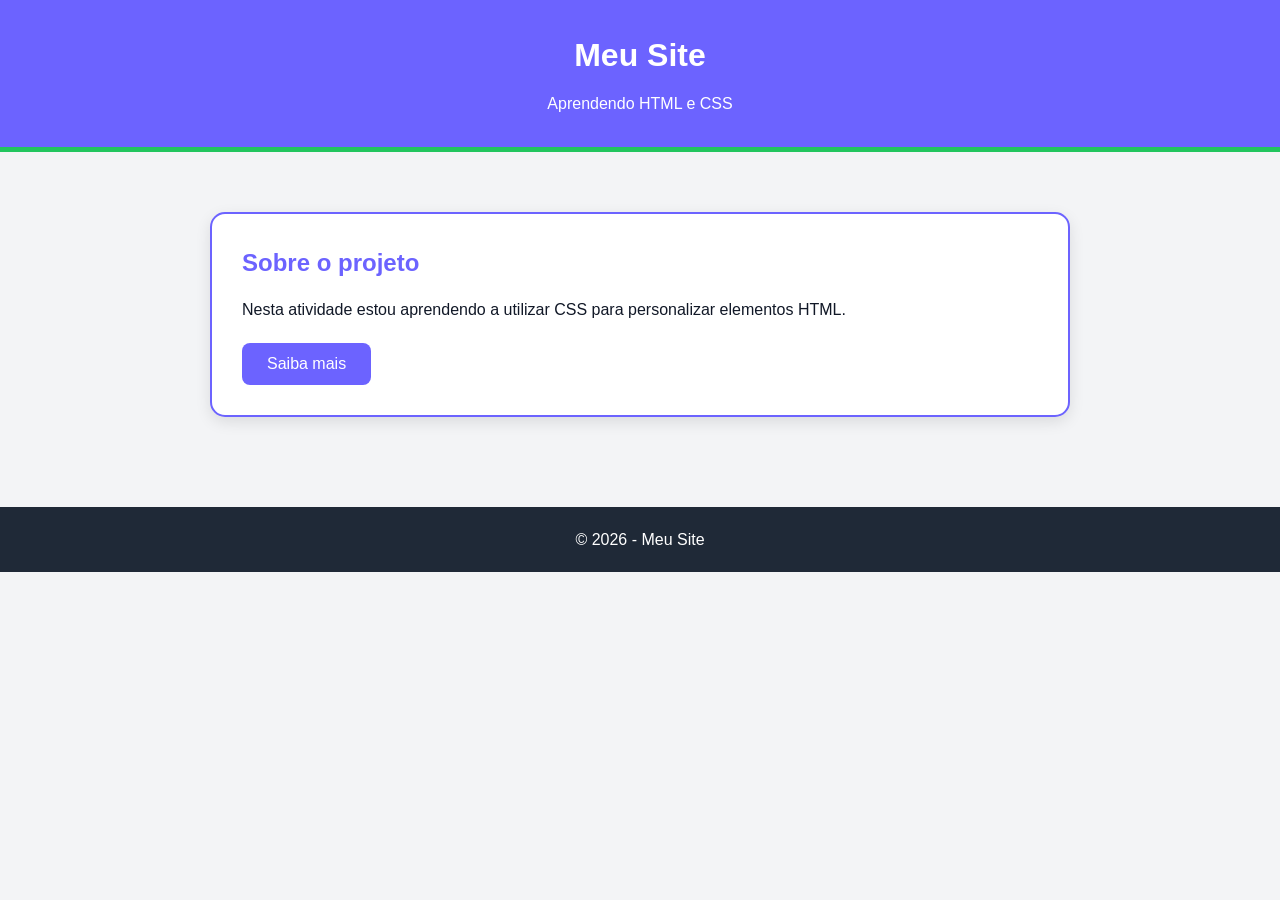
<file: modulo_05/index.html>
<!DOCTYPE html>
<html lang="pt-BR">
<head>
    <meta charset="UTF-8">
    <meta name="viewport" content="width=device-width, initial-scale=1.0">
    <title>Minha Página</title>

    <!-- Ligação com o CSS -->
    <link rel="stylesheet" href="estilo.css">
</head>

<body>

    <header>
        <h1>Meu Site</h1>
        <p>Aprendendo HTML e CSS</p>
    </header>

    <main>
        <section class="card">
            <h2>Sobre o projeto</h2>

            <p>
                Nesta atividade estou aprendendo a utilizar CSS
                para personalizar elementos HTML.
            </p>

            <button>Saiba mais</button>
        </section>
    </main>

    <footer>
        <p>© 2026 - Meu Site</p>
    </footer>

</body>
</html>
</file>
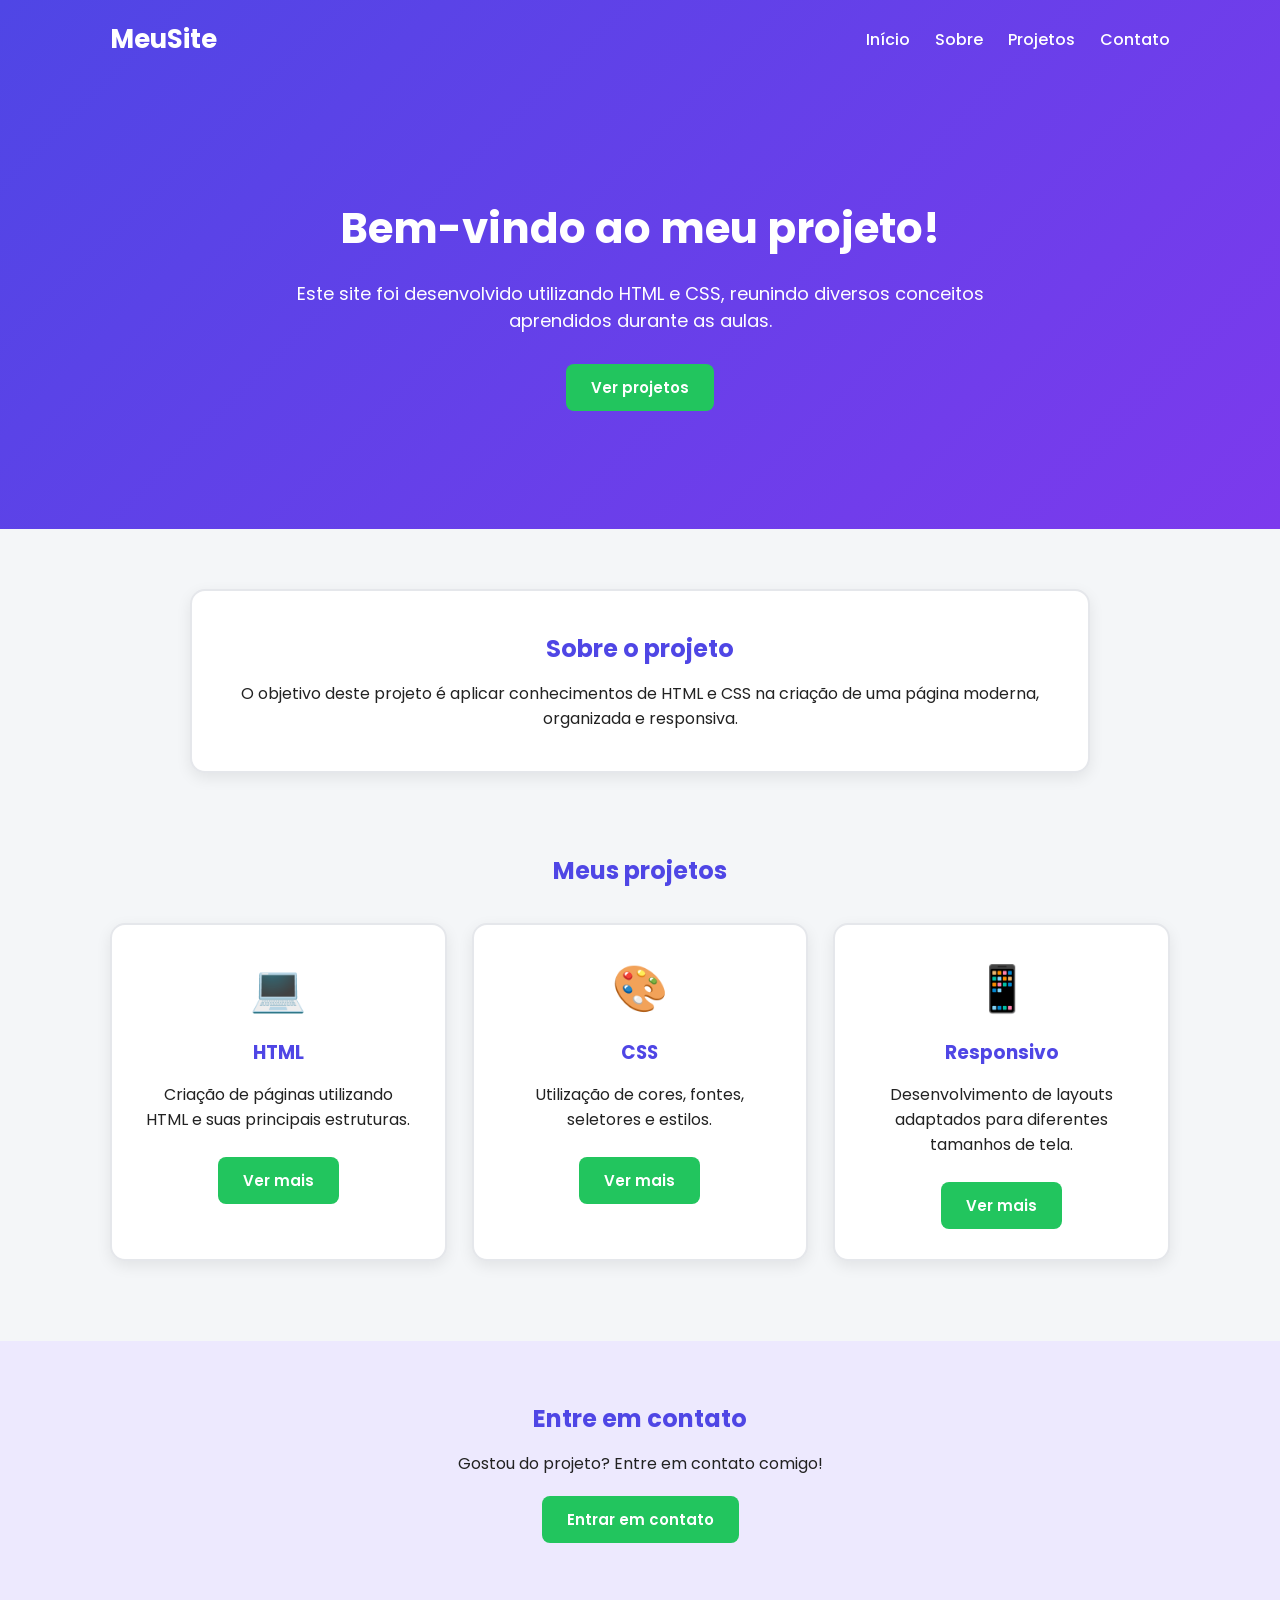
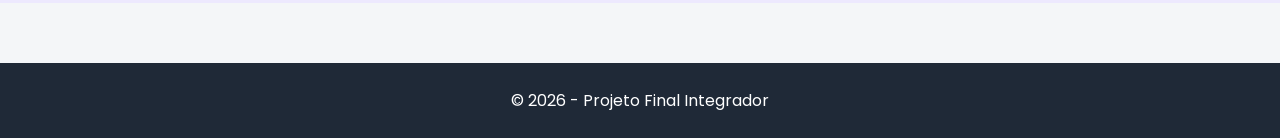
<file: Modulo_06/index.html>
<!DOCTYPE html>
<html lang="pt-BR">
<head>
    <meta charset="UTF-8">
    <meta name="viewport" content="width=device-width, initial-scale=1.0">

    <title>Projeto Final - Meu Site</title>

    <link rel="stylesheet" href="estilo.css">

    <!-- Fonte do Google -->
    <link rel="preconnect" href="https://fonts.googleapis.com">
    <link rel="preconnect" href="https://fonts.gstatic.com" crossorigin>
    <link href="https://fonts.googleapis.com/css2?family=Poppins:wght@400;500;600;700&display=swap" rel="stylesheet">
</head>

<body>

    <!-- CABEÇALHO -->
    <header id="inicio">

        <nav class="navbar">

            <h1 class="logo">MeuSite</h1>

            <div class="menu">
                <a href="#inicio">Início</a>
                <a href="#sobre">Sobre</a>
                <a href="#projetos">Projetos</a>
                <a href="#contato">Contato</a>
            </div>

        </nav>

        <section class="hero">

            <div class="hero-texto">
                <h2>Bem-vindo ao meu projeto!</h2>

                <p>
                    Este site foi desenvolvido utilizando HTML e CSS,
                    reunindo diversos conceitos aprendidos durante as aulas.
                </p>

                <a href="#projetos" class="botao">Ver projetos</a>
            </div>

        </section>

    </header>


    <!-- CONTEÚDO PRINCIPAL -->
    <main>

        <!-- SOBRE -->
        <section id="sobre" class="sobre">

            <h2>Sobre o projeto</h2>

            <p>
                O objetivo deste projeto é aplicar conhecimentos de
                HTML e CSS na criação de uma página moderna,
                organizada e responsiva.
            </p>

        </section>


        <!-- PROJETOS -->
        <section id="projetos" class="projetos">

            <h2>Meus projetos</h2>

            <div class="grid-projetos">

                <article class="card">
                    <div class="icone">💻</div>

                    <h3>HTML</h3>

                    <p>
                        Criação de páginas utilizando HTML
                        e suas principais estruturas.
                    </p>

                    <button class="botao">Ver mais</button>
                </article>


                <article class="card">
                    <div class="icone">🎨</div>

                    <h3>CSS</h3>

                    <p>
                        Utilização de cores, fontes,
                        seletores e estilos.
                    </p>

                    <button class="botao">Ver mais</button>
                </article>


                <article class="card">
                    <div class="icone">📱</div>

                    <h3>Responsivo</h3>

                    <p>
                        Desenvolvimento de layouts adaptados
                        para diferentes tamanhos de tela.
                    </p>

                    <button class="botao">Ver mais</button>
                </article>

            </div>

        </section>


        <!-- CONTATO -->
        <section id="contato" class="contato">

            <h2>Entre em contato</h2>

            <p>
                Gostou do projeto? Entre em contato comigo!
            </p>

            <button class="botao destaque">
                Entrar em contato
            </button>

        </section>

    </main>


    <!-- RODAPÉ -->
    <footer>

        <p>
            © 2026 - Projeto Final Integrador
        </p>

    </footer>

</body>
</html>
</file>
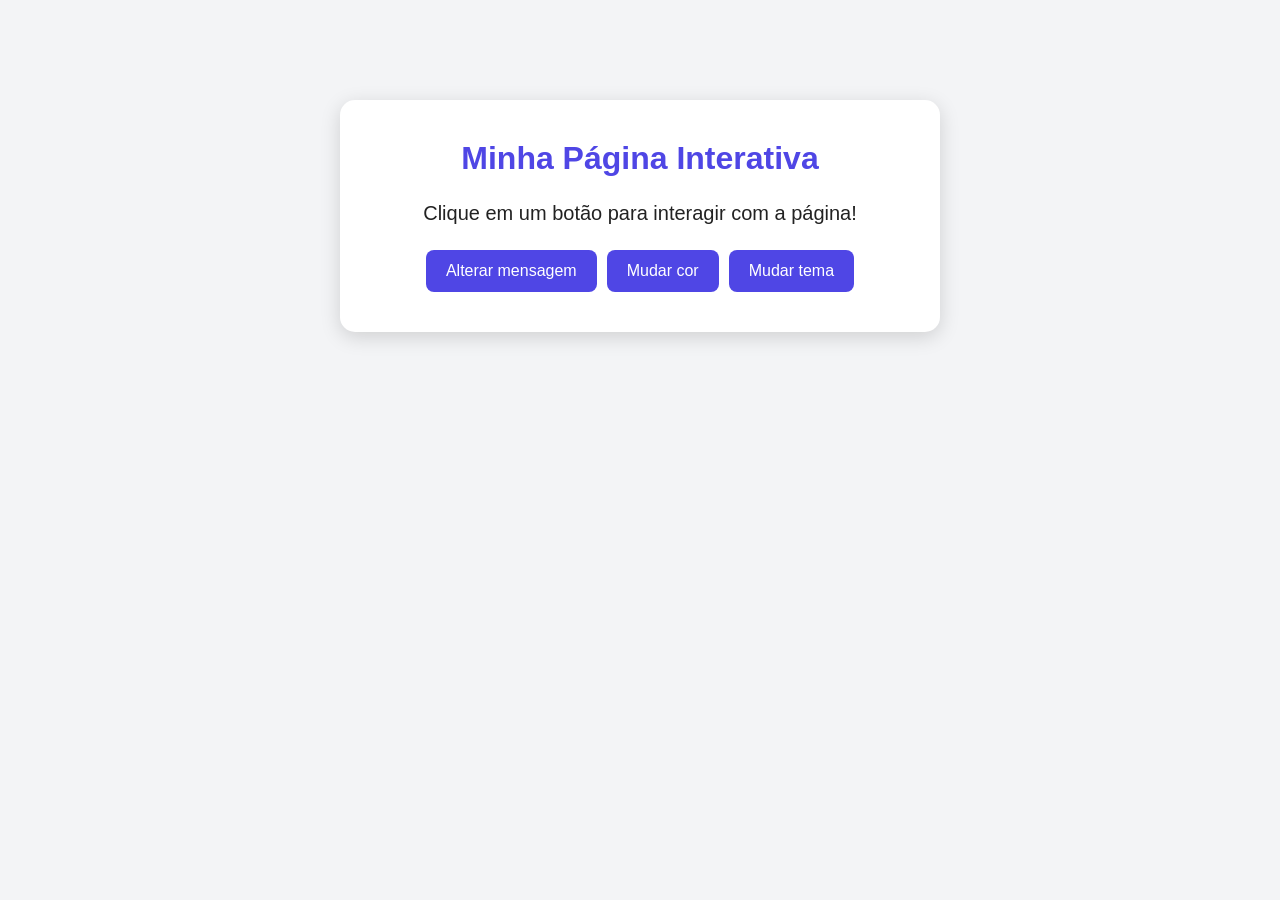
<file: Modulo_07/index.html>
<!DOCTYPE html>
<html lang="pt-BR">
<head>
    <meta charset="UTF-8">
    <meta name="viewport" content="width=device-width, initial-scale=1.0">

    <title>Projeto JavaScript</title>

    <style>
        * {
            margin: 0;
            padding: 0;
            box-sizing: border-box;
        }

        body {
            font-family: Arial, sans-serif;
            background-color: #f3f4f6;
            color: #222;
            text-align: center;
            transition: 0.3s;
        }

        .container {
            max-width: 600px;
            margin: 100px auto;
            padding: 40px;
            background-color: white;
            border-radius: 15px;
            box-shadow: 0 5px 20px rgba(0, 0, 0, 0.15);
        }

        h1 {
            color: #4f46e5;
            margin-bottom: 20px;
        }

        #mensagem {
            font-size: 20px;
            margin: 25px 0;
        }

        .botoes {
            display: flex;
            justify-content: center;
            gap: 10px;
            flex-wrap: wrap;
        }

        button {
            padding: 12px 20px;
            border: none;
            border-radius: 8px;
            background-color: #4f46e5;
            color: white;
            font-size: 16px;
            cursor: pointer;
            transition: 0.3s;
        }

        button:hover {
            background-color: #3730a3;
            transform: scale(1.05);
        }

        .escuro {
            background-color: #111827;
            color: white;
        }

        .escuro .container {
            background-color: #1f2937;
        }
    </style>
</head>

<body>

    <div class="container">

        <h1>Minha Página Interativa</h1>

        <p id="mensagem">
            Clique em um botão para interagir com a página!
        </p>

        <div class="botoes">

            <button id="botaoMensagem">
                Alterar mensagem
            </button>

            <button id="botaoCor">
                Mudar cor
            </button>

            <button id="botaoTema">
                Mudar tema
            </button>

        </div>

    </div>


    <script>

        // Selecionando os elementos da página
        const mensagem = document.getElementById("mensagem");
        const botaoMensagem = document.getElementById("botaoMensagem");
        const botaoCor = document.getElementById("botaoCor");
        const botaoTema = document.getElementById("botaoTema");


        // Evento de CLICK para alterar o texto
        botaoMensagem.addEventListener("click", function() {

            mensagem.textContent =
                "Você clicou no botão! O JavaScript está funcionando.";

        });


        // Evento de CLICK para alterar a cor do texto
        botaoCor.addEventListener("click", function() {

            mensagem.style.color = "#ef4444";

        });


        // Evento de CLICK para mudar o tema da página
        botaoTema.addEventListener("click", function() {

            document.body.classList.toggle("escuro");

        });

    </script>

</body>
</html>
</file>
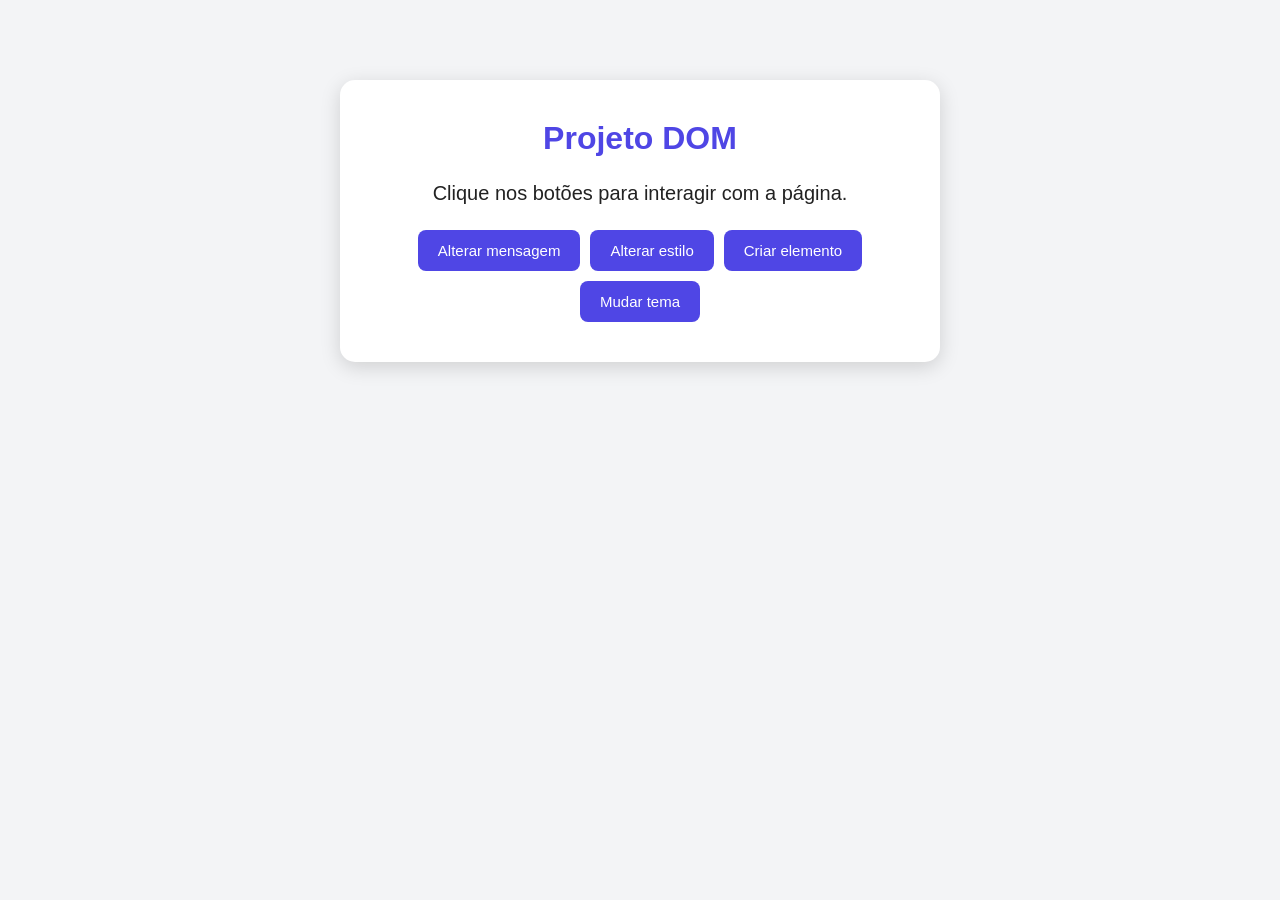
<file: projeto-dom/index.html>
<!DOCTYPE html>
<html lang="pt-BR">
<head>
    <meta charset="UTF-8">
    <meta name="viewport" content="width=device-width, initial-scale=1.0">

    <title>Projeto DOM - JavaScript</title>

    <style>
        * {
            margin: 0;
            padding: 0;
            box-sizing: border-box;
        }

        body {
            font-family: Arial, sans-serif;
            background-color: #f3f4f6;
            color: #222;
            transition: 0.3s;
        }

        .container {
            max-width: 600px;
            margin: 80px auto;
            padding: 40px;
            background-color: white;
            border-radius: 15px;
            text-align: center;
            box-shadow: 0 5px 20px rgba(0, 0, 0, 0.15);
        }

        h1 {
            color: #4f46e5;
            margin-bottom: 20px;
        }

        #mensagem {
            font-size: 20px;
            margin: 25px 0;
        }

        .botoes {
            display: flex;
            justify-content: center;
            gap: 10px;
            flex-wrap: wrap;
        }

        button {
            padding: 12px 20px;
            border: none;
            border-radius: 8px;
            background-color: #4f46e5;
            color: white;
            cursor: pointer;
            font-size: 15px;
            transition: 0.3s;
        }

        button:hover {
            background-color: #3730a3;
            transform: scale(1.05);
        }

        .escuro {
            background-color: #111827;
            color: white;
        }

        .escuro .container {
            background-color: #1f2937;
        }

        .destaque {
            color: #22c55e;
            font-weight: bold;
        }
    </style>
</head>

<body>

    <div class="container">

        <h1 id="titulo">Projeto DOM</h1>

        <p id="mensagem">
            Clique nos botões para interagir com a página.
        </p>

        <div class="botoes">

            <button id="btnMensagem">
                Alterar mensagem
            </button>

            <button id="btnEstilo">
                Alterar estilo
            </button>

            <button id="btnElemento">
                Criar elemento
            </button>

            <button id="btnTema">
                Mudar tema
            </button>

        </div>

        <div id="resultado"></div>

    </div>


    <script>

        // =====================================
        // SELEÇÃO DOS ELEMENTOS
        // =====================================

        const titulo = document.getElementById("titulo");
        const mensagem = document.getElementById("mensagem");
        const resultado = document.getElementById("resultado");

        const btnMensagem = document.getElementById("btnMensagem");
        const btnEstilo = document.getElementById("btnEstilo");
        const btnElemento = document.getElementById("btnElemento");
        const btnTema = document.getElementById("btnTema");


        // Exemplo usando querySelector
        const container = document.querySelector(".container");


        // =====================================
        // FUNÇÃO PARA ALTERAR A MENSAGEM
        // =====================================

        function alterarMensagem() {

            mensagem.textContent =
                "A mensagem foi alterada usando o DOM!";

        }


        // =====================================
        // FUNÇÃO PARA ALTERAR O ESTILO
        // =====================================

        function alterarEstilo() {

            mensagem.classList.toggle("destaque");

        }


        // =====================================
        // FUNÇÃO PARA CRIAR UM NOVO ELEMENTO
        // =====================================

        function criarElemento() {

            const novoTexto = document.createElement("p");

            novoTexto.textContent =
                "Novo elemento criado pelo JavaScript!";

            resultado.appendChild(novoTexto);

        }


        // =====================================
        // FUNÇÃO PARA MUDAR O TEMA
        // =====================================

        function mudarTema() {

            document.body.classList.toggle("escuro");

        }


        // =====================================
        // EVENTOS DE CLIQUE
        // =====================================

        btnMensagem.addEventListener("click", alterarMensagem);

        btnEstilo.addEventListener("click", alterarEstilo);

        btnElemento.addEventListener("click", criarElemento);

        btnTema.addEventListener("click", mudarTema);

    </script>

</body>
</html>
</file>
<file: modulo_05/estilo.css>
/* =========================
   PALETA DE CORES
   ========================= */

:root {
    --cor-principal: #6c63ff;
    --cor-secundaria: #1f2937;
    --cor-destaque: #22c55e;
    --cor-fundo: #f3f4f6;
    --cor-texto: #111827;
    --cor-branca: #ffffff;
}


/* =========================
   ESTILO GERAL
   ========================= */

* {
    margin: 0;
    padding: 0;
    box-sizing: border-box;
}

body {
    font-family: Arial, sans-serif;
    background-color: var(--cor-fundo);
    color: var(--cor-texto);
    line-height: 1.6;
}


/* =========================
   CABEÇALHO
   ========================= */

header {
    background-color: var(--cor-principal);
    color: var(--cor-branca);

    padding: 30px;
    text-align: center;

    border-bottom: 5px solid var(--cor-destaque);
}

header h1 {
    margin-bottom: 10px;
}


/* =========================
   CONTEÚDO
   ========================= */

main {
    max-width: 900px;
    margin: 40px auto;
    padding: 20px;
}


/* =========================
   MODELO BOX
   ========================= */

.card {
    background-color: var(--cor-branca);

    /* Espaçamento interno */
    padding: 30px;

    /* Borda */
    border: 2px solid var(--cor-principal);
    border-radius: 15px;

    /* Margem */
    margin-bottom: 30px;

    /* Sombra */
    box-shadow: 0 5px 15px rgba(0, 0, 0, 0.1);
}

.card h2 {
    color: var(--cor-principal);
    margin-bottom: 15px;
}

.card p {
    margin-bottom: 20px;
}


/* =========================
   BOTÃO
   ========================= */

button {
    background-color: var(--cor-principal);
    color: var(--cor-branca);

    border: none;
    border-radius: 8px;

    padding: 12px 25px;

    font-size: 16px;
    cursor: pointer;

    transition: 0.3s;
}


/* Efeito ao passar o mouse */

button:hover {
    background-color: var(--cor-destaque);
    transform: scale(1.05);
}


/* =========================
   RODAPÉ
   ========================= */

footer {
    background-color: var(--cor-secundaria);
    color: var(--cor-branca);

    text-align: center;
    padding: 20px;

    margin-top: 40px;
}
</file>
<file: Modulo_06/estilo.css>
/* =====================================
   CONFIGURAÇÕES GERAIS
   ===================================== */

* {
    margin: 0;
    padding: 0;
    box-sizing: border-box;
}

html {
    scroll-behavior: smooth;
}

body {
    font-family: "Poppins", Arial, sans-serif;
    background-color: #f4f6f8;
    color: #222;
}


/* =====================================
   CABEÇALHO
   ===================================== */

header {
    background: linear-gradient(135deg, #4f46e5, #7c3aed);
    color: white;
}


/* =====================================
   FLEXBOX - MENU
   ===================================== */

.navbar {
    max-width: 1100px;
    margin: auto;

    padding: 20px;

    display: flex;
    justify-content: space-between;
    align-items: center;
}

.logo {
    font-size: 26px;
    font-weight: 700;
}

.menu {
    display: flex;
    gap: 25px;
}

.menu a {
    color: white;
    text-decoration: none;
    font-weight: 500;

    transition: 0.3s;
}

.menu a:hover {
    color: #c4b5fd;
}


/* =====================================
   HERO
   ===================================== */

.hero {
    max-width: 1100px;
    margin: auto;

    min-height: 450px;

    display: flex;
    align-items: center;
    justify-content: center;

    padding: 60px 20px;
    text-align: center;
}

.hero-texto {
    max-width: 700px;
}

.hero h2 {
    font-size: 42px;
    margin-bottom: 20px;
}

.hero p {
    font-size: 18px;
    margin-bottom: 30px;
}


/* =====================================
   BOTÕES
   ===================================== */

.botao {
    display: inline-block;

    background-color: #22c55e;
    color: white;

    border: none;
    border-radius: 8px;

    padding: 12px 25px;

    font-family: inherit;
    font-size: 15px;
    font-weight: 600;

    text-decoration: none;
    cursor: pointer;

    transition: 0.3s;
}

.botao:hover {
    background-color: #16a34a;
    transform: translateY(-3px);
}

.destaque {
    margin-top: 20px;
}


/* =====================================
   SOBRE
   ===================================== */

.sobre {
    max-width: 900px;
    margin: 60px auto;

    background-color: white;

    padding: 40px;

    border: 2px solid #e5e7eb;
    border-radius: 15px;

    text-align: center;

    box-shadow: 0 5px 15px rgba(0, 0, 0, 0.08);
}

.sobre h2 {
    color: #4f46e5;
    margin-bottom: 15px;
}


/* =====================================
   GRID - PROJETOS
   ===================================== */

.projetos {
    max-width: 1100px;
    margin: 60px auto;

    padding: 20px;
}

.projetos > h2 {
    text-align: center;
    margin-bottom: 35px;
    color: #4f46e5;
}

.grid-projetos {

    display: grid;

    grid-template-columns: repeat(3, 1fr);

    gap: 25px;
}


/* =====================================
   CARDS
   ===================================== */

.card {
    background-color: white;

    padding: 30px;

    border: 2px solid #e5e7eb;
    border-radius: 15px;

    text-align: center;

    box-shadow: 0 5px 15px rgba(0, 0, 0, 0.08);

    transition: 0.3s;
}

.card:hover {
    transform: translateY(-8px);
    border-color: #7c3aed;
}

.card h3 {
    margin: 15px 0;

    color: #4f46e5;
}

.card p {
    margin-bottom: 25px;
}

.icone {
    font-size: 45px;
}


/* =====================================
   CONTATO
   ===================================== */

.contato {
    margin: 60px auto;

    padding: 60px 20px;

    text-align: center;

    background-color: #ede9fe;
}

.contato h2 {
    color: #4f46e5;
    margin-bottom: 15px;
}


/* =====================================
   RODAPÉ
   ===================================== */

footer {
    background-color: #1f2937;

    color: white;

    text-align: center;

    padding: 25px;
}


/* =====================================
   TABLET
   ===================================== */

@media (max-width: 800px) {

    .grid-projetos {
        grid-template-columns: repeat(2, 1fr);
    }

    .hero h2 {
        font-size: 34px;
    }

}


/* =====================================
   CELULAR
   ===================================== */

@media (max-width: 600px) {

    .navbar {
        flex-direction: column;
        gap: 15px;
    }

    .menu {
        gap: 12px;
        flex-wrap: wrap;
        justify-content: center;
    }

    .hero {
        min-height: 400px;
    }

    .hero h2 {
        font-size: 28px;
    }

    .hero p {
        font-size: 16px;
    }

    .grid-projetos {
        grid-template-columns: 1fr;
    }

    .sobre {
        margin: 40px 20px;
        padding: 25px;
    }

}
</file>
